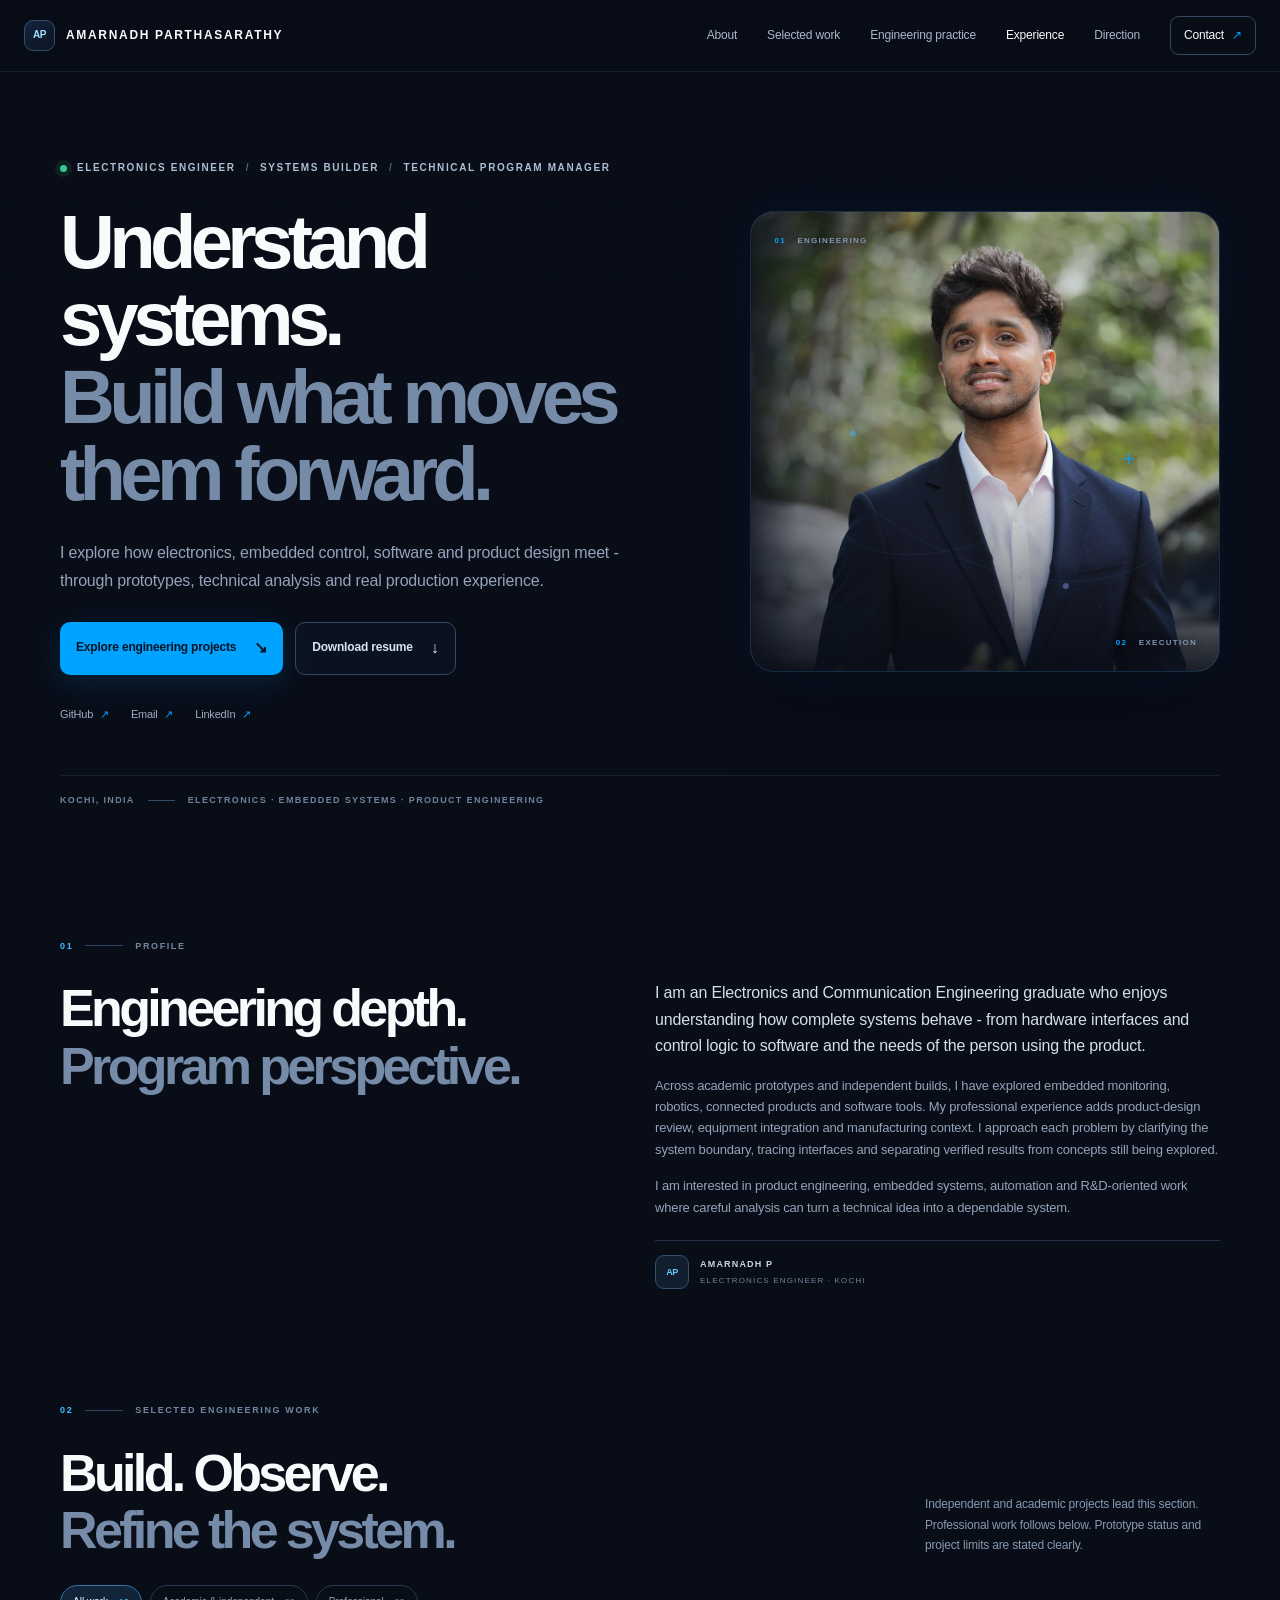
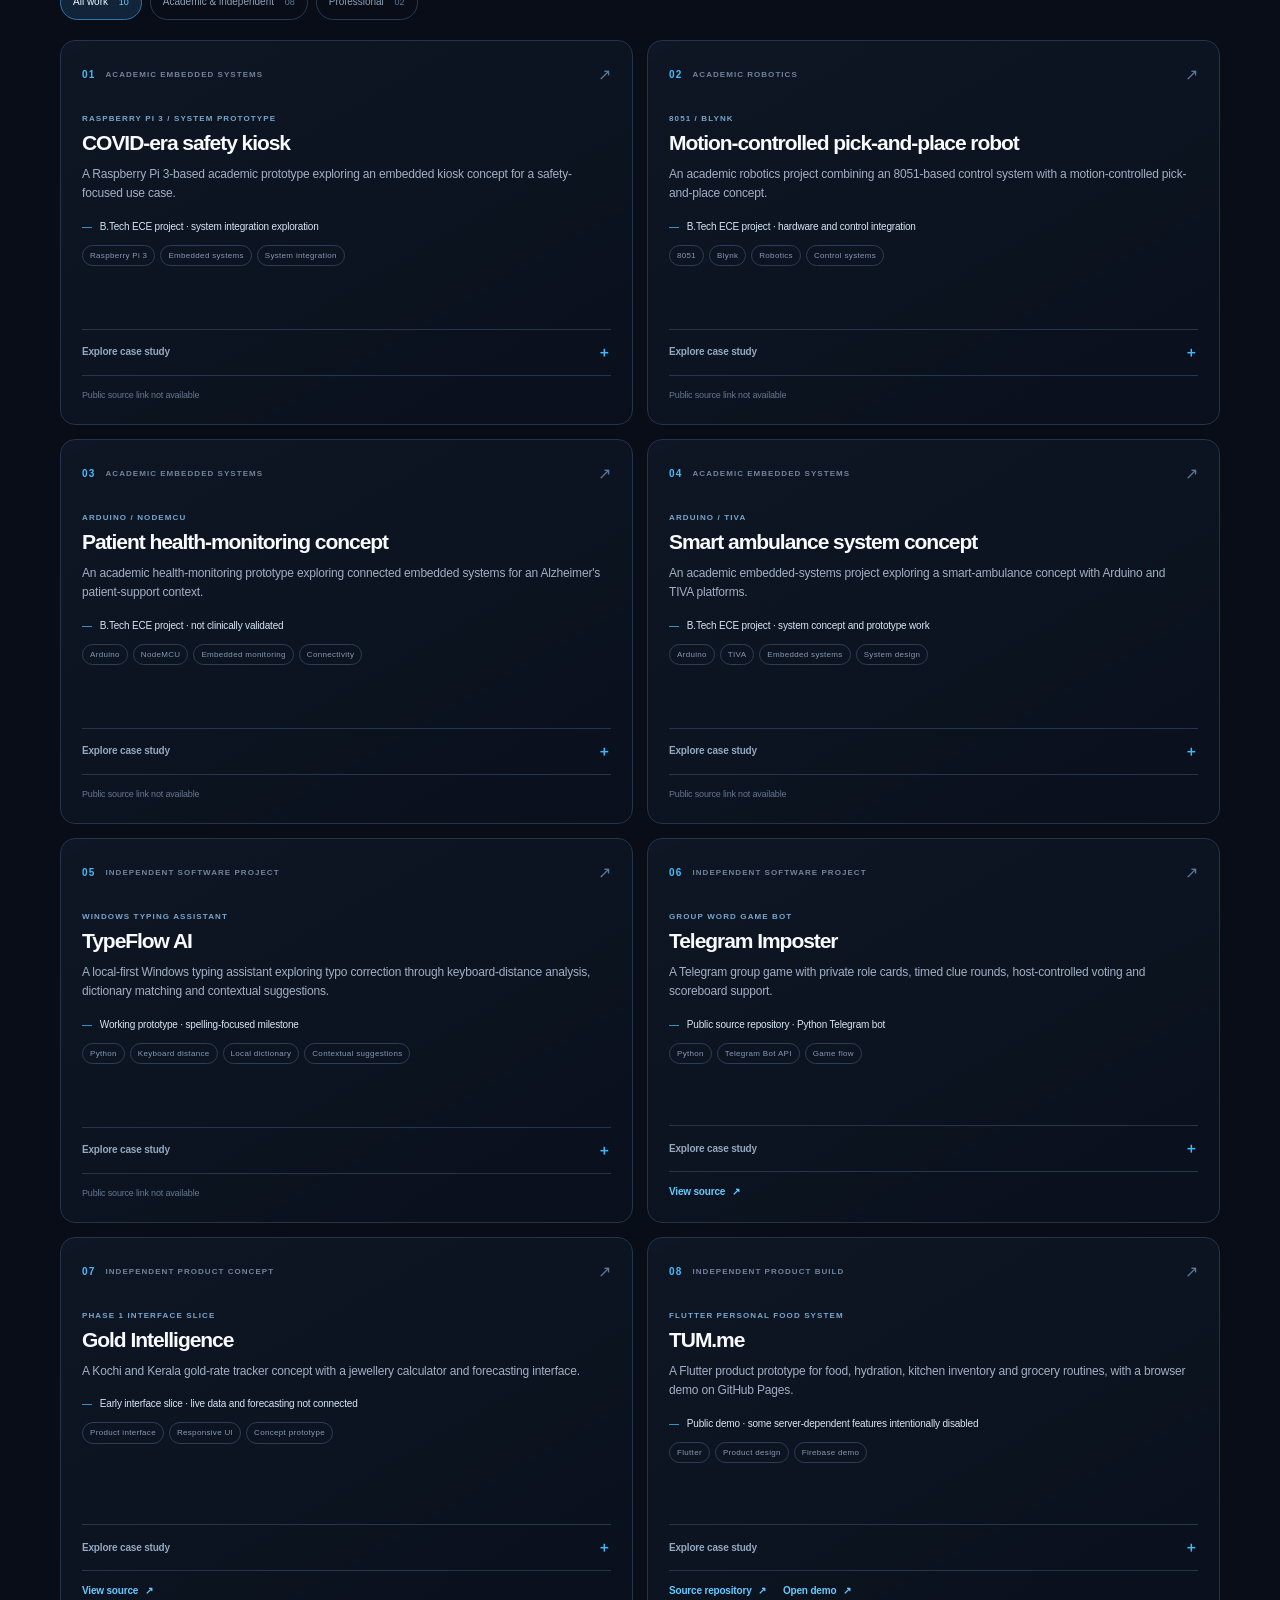
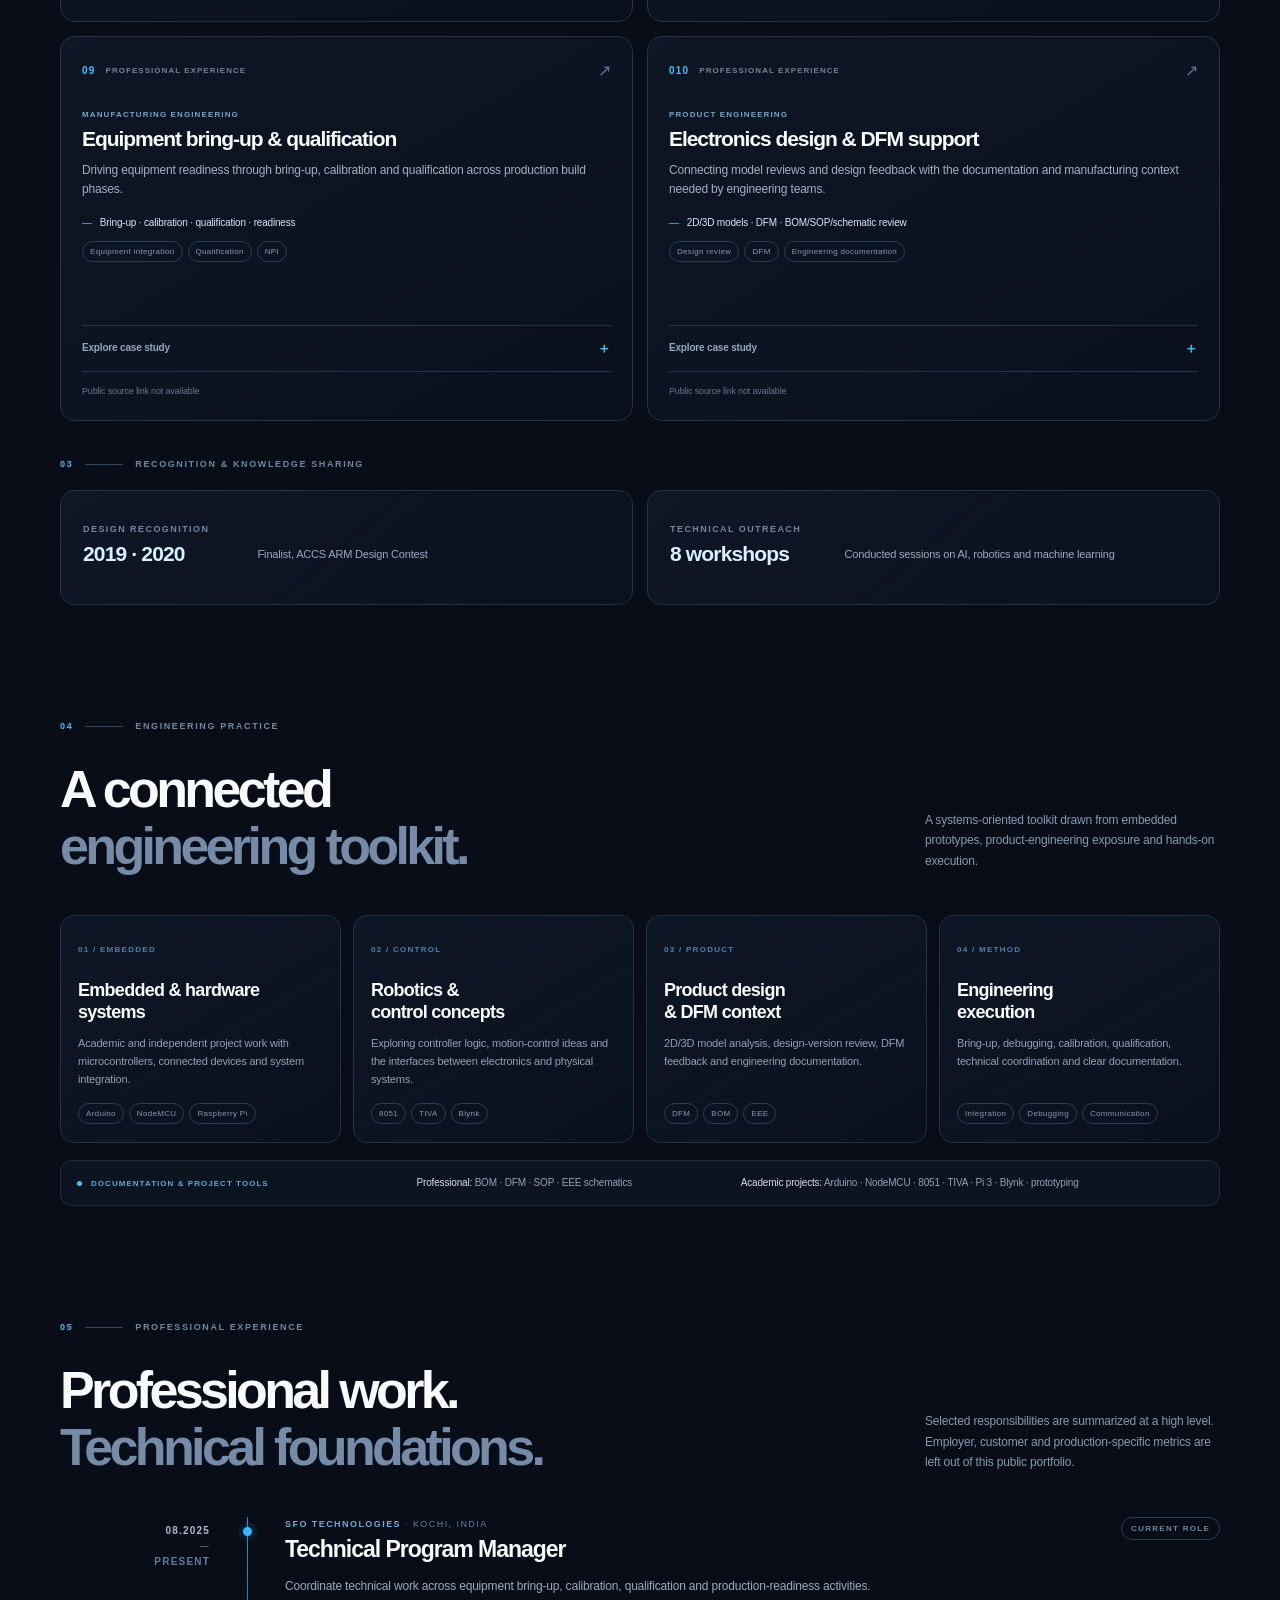
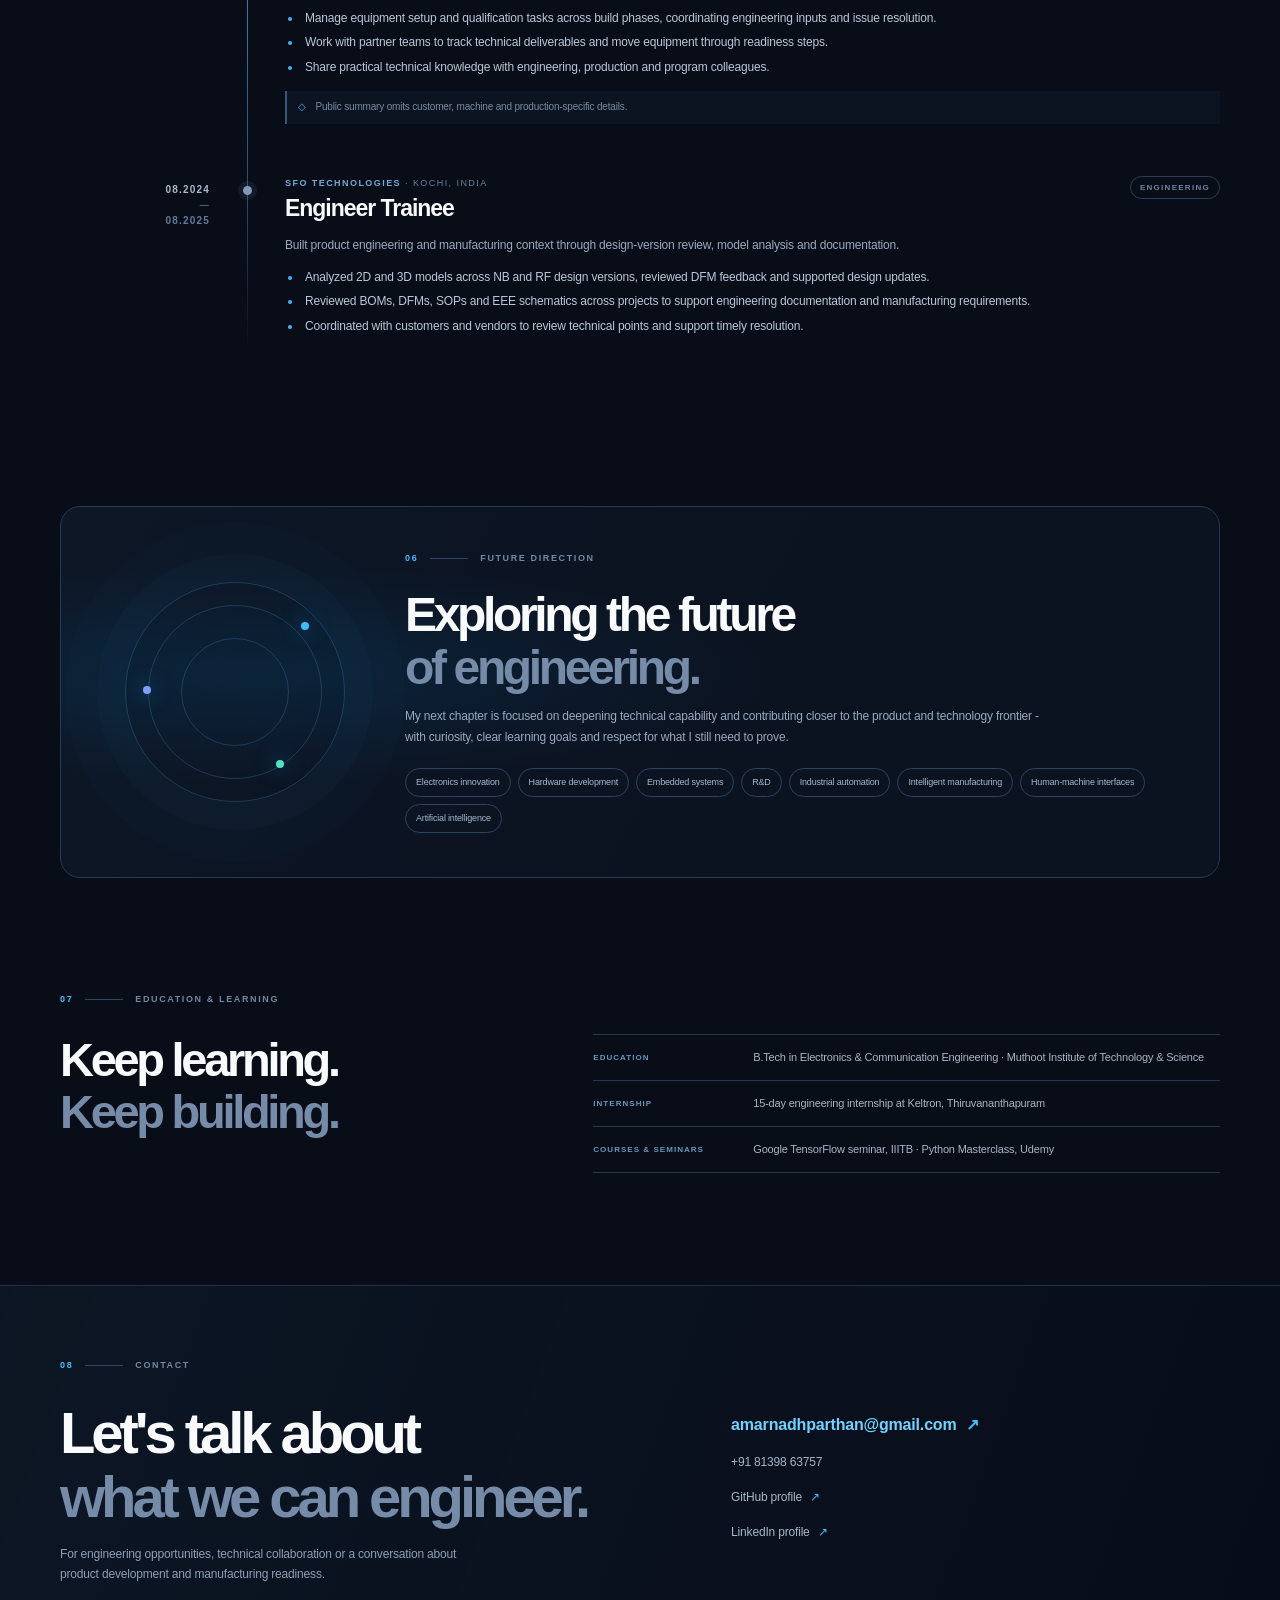
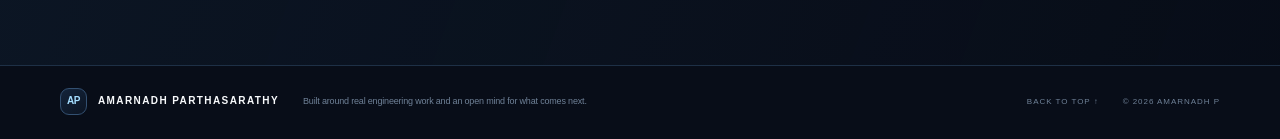
<file: index.html>
<!doctype html>
<html lang="en">
<head>
  <meta charset="utf-8">
  <meta name="viewport" content="width=device-width, initial-scale=1">
  <meta name="theme-color" content="#080d18">
  <meta name="description" content="Amarnadh P is an Electronics Engineer exploring embedded systems, robotics, connected products and product engineering through academic and independent projects.">
  <meta property="og:type" content="website">
  <meta property="og:title" content="Amarnadh P | Electronics Engineer & Systems Builder">
  <meta property="og:description" content="Electronics engineering, embedded prototypes, robotics and connected product concepts by Amarnadh P.">
  <meta property="og:image" content="assets/img/og-card.svg">
  <meta name="author" content="Amarnadh P">
  <link rel="canonical" href="https://amarnadhp1998-lgtm.github.io/">
  <link rel="icon" href="assets/img/favicon.svg" type="image/svg+xml">
  <link rel="stylesheet" href="assets/css/styles.css?v=brand-1">
  <title>Amarnadh P | Electronics Engineer &amp; Technical Program Manager</title>
  <script type="application/ld+json">
  {"@context":"https://schema.org","@type":"Person","name":"Amarnadh P","jobTitle":"Technical Program Manager","email":"mailto:amarnadhparthan@gmail.com","telephone":"+91 8139863757","address":{"@type":"PostalAddress","addressLocality":"Kochi","addressCountry":"IN"},"url":"https://amarnadhp1998-lgtm.github.io/","sameAs":["https://github.com/amarnadhp1998-lgtm","https://www.linkedin.com/in/amarnadh-parthasarathy-571634148/"]}
  </script>
</head>
<body>
  <a class="skip-link" href="#main">Skip to content</a>
  <header class="site-header" id="top">
    <div class="nav-shell">
      <a class="brand" href="#top" aria-label="Amarnadh Parthasarathy home"><span class="brand-mark">AP</span><span class="brand-name">AMARNADH PARTHASARATHY</span></a>
      <button class="menu-toggle" type="button" aria-label="Open navigation" aria-expanded="false" aria-controls="primary-nav"><span></span><span></span></button>
      <nav class="primary-nav" id="primary-nav" aria-label="Primary navigation">
        <a href="#about">About</a><a href="#work">Selected work</a><a href="#expertise">Engineering practice</a><a href="#experience">Experience</a><a href="#future">Direction</a>
        <a class="nav-contact" href="#contact">Contact <span aria-hidden="true">↗</span></a>
      </nav>
    </div>
  </header>
  <main id="main">
    <section class="hero section-wrap" aria-labelledby="hero-title">
      <div class="hero-grid">
        <div class="hero-copy reveal">
          <p class="eyebrow"><span class="status-dot"></span> ELECTRONICS ENGINEER <span class="eyebrow-divider">/</span> SYSTEMS BUILDER <span class="eyebrow-divider">/</span> TECHNICAL PROGRAM MANAGER</p>
          <h1 id="hero-title">Understand systems.<br><span>Build what moves them forward.</span></h1>
          <p class="hero-lede">I explore how electronics, embedded control, software and product design meet - through prototypes, technical analysis and real production experience.</p>
          <div class="hero-actions">
            <a class="button button-primary" href="#work">Explore engineering projects <span aria-hidden="true">↘</span></a>
            <a class="button button-quiet" href="assets/Amarnadh_P_Resume.pdf?v=portrait-2" download>Download resume <span aria-hidden="true">↓</span></a>
          </div>
          <div class="hero-links" aria-label="Professional links">
            <a href="https://github.com/amarnadhp1998-lgtm" target="_blank" rel="noreferrer">GitHub <span aria-hidden="true">↗</span></a>
            <a href="mailto:amarnadhparthan@gmail.com">Email <span aria-hidden="true">↗</span></a>
            <a href="https://www.linkedin.com/in/amarnadh-parthasarathy-571634148/" target="_blank" rel="noreferrer">LinkedIn <span aria-hidden="true">↗</span></a>
          </div>
        </div>
        <div class="hero-visual reveal" aria-label="Portrait of Amarnadh P in a navy blazer">
          <img class="hero-portrait" src="assets/img/amarnadh-portrait.jpg" width="1200" height="1600" alt="Amarnadh P wearing a navy blazer and white shirt" fetchpriority="high" decoding="async">
          <div class="portrait-blend" aria-hidden="true"></div>
          <div class="visual-grid" aria-hidden="true"></div>
          <div class="orbit orbit-one" aria-hidden="true"></div><div class="orbit orbit-two" aria-hidden="true"></div>
          <div class="visual-label visual-label-top"><span>01</span> ENGINEERING</div>
          <div class="visual-label visual-label-bottom"><span>02</span> EXECUTION</div>
          <div class="visual-crosshair" aria-hidden="true">+</div>
        </div>
      </div>
      <div class="hero-meta"><span>KOCHI, INDIA</span><span class="meta-rule"></span><span>ELECTRONICS · EMBEDDED SYSTEMS · PRODUCT ENGINEERING</span></div>
    </section>
    <section class="section section-wrap about-section" id="about" aria-labelledby="about-title">
      <div class="section-kicker"><span>01</span><span class="kicker-rule"></span><span>PROFILE</span></div>
      <div class="about-grid">
        <h2 id="about-title">Engineering depth.<br><span>Program perspective.</span></h2>
        <div class="about-body"><p class="section-intro">I am an Electronics and Communication Engineering graduate who enjoys understanding how complete systems behave - from hardware interfaces and control logic to software and the needs of the person using the product.</p><p>Across academic prototypes and independent builds, I have explored embedded monitoring, robotics, connected products and software tools. My professional experience adds product-design review, equipment integration and manufacturing context. I approach each problem by clarifying the system boundary, tracing interfaces and separating verified results from concepts still being explored.</p><p>I am interested in product engineering, embedded systems, automation and R&amp;D-oriented work where careful analysis can turn a technical idea into a dependable system.</p><div class="about-signature"><span class="signature-mark">AP</span><span>AMARNADH P <small>ELECTRONICS ENGINEER · KOCHI</small></span></div></div>
      </div>
    </section>
    <section class="section section-wrap work-section" id="work" aria-labelledby="work-title">
      <div class="section-kicker"><span>02</span><span class="kicker-rule"></span><span>SELECTED ENGINEERING WORK</span></div>
      <div class="section-heading-row"><div><h2 id="work-title">Build. Observe.<br><span>Refine the system.</span></h2></div><p class="section-aside">Independent and academic projects lead this section. Professional work follows below. Prototype status and project limits are stated clearly.</p></div>
      <div class="project-filters" role="group" aria-label="Filter projects"><button class="filter-button is-active" data-filter="all" aria-pressed="true">All work <span>10</span></button><button class="filter-button" data-filter="project" aria-pressed="false">Academic &amp; independent <span>08</span></button><button class="filter-button" data-filter="professional" aria-pressed="false">Professional <span>02</span></button></div>
      <div class="project-grid" id="project-grid" aria-live="polite"></div>
    </section>
    <section class="achievement-section section-wrap" aria-label="Recognition and knowledge sharing">
      <div class="section-kicker"><span>03</span><span class="kicker-rule"></span><span>RECOGNITION &amp; KNOWLEDGE SHARING</span></div>
      <div class="achievement-grid">
        <article><span class="achievement-label">DESIGN RECOGNITION</span><strong>2019 · 2020</strong><p>Finalist, ACCS ARM Design Contest</p></article>
        <article><span class="achievement-label">TECHNICAL OUTREACH</span><strong>8 workshops</strong><p>Conducted sessions on AI, robotics and machine learning</p></article>
      </div>
    </section>
<section class="section section-wrap expertise-section" id="expertise" aria-labelledby="expertise-title">
      <div class="section-kicker"><span>04</span><span class="kicker-rule"></span><span>ENGINEERING PRACTICE</span></div>
      <div class="section-heading-row"><div><h2 id="expertise-title">A connected<br><span>engineering toolkit.</span></h2></div><p class="section-aside">A systems-oriented toolkit drawn from embedded prototypes, product-engineering exposure and hands-on execution.</p></div>
      <div class="expertise-grid">
        <article class="expertise-card reveal"><span class="card-index">01 / EMBEDDED</span><h3>Embedded &amp; hardware<br>systems</h3><p>Academic and independent project work with microcontrollers, connected devices and system integration.</p><div class="tag-row"><span>Arduino</span><span>NodeMCU</span><span>Raspberry Pi</span></div></article>
        <article class="expertise-card reveal"><span class="card-index">02 / CONTROL</span><h3>Robotics &amp;<br>control concepts</h3><p>Exploring controller logic, motion-control ideas and the interfaces between electronics and physical systems.</p><div class="tag-row"><span>8051</span><span>TIVA</span><span>Blynk</span></div></article>
        <article class="expertise-card reveal"><span class="card-index">03 / PRODUCT</span><h3>Product design<br>&amp; DFM context</h3><p>2D/3D model analysis, design-version review, DFM feedback and engineering documentation.</p><div class="tag-row"><span>DFM</span><span>BOM</span><span>EEE</span></div></article>
        <article class="expertise-card reveal"><span class="card-index">04 / METHOD</span><h3>Engineering<br>execution</h3><p>Bring-up, debugging, calibration, qualification, technical coordination and clear documentation.</p><div class="tag-row"><span>Integration</span><span>Debugging</span><span>Communication</span></div></article>
      </div>
      <div class="tools-ribbon"><div class="tools-heading"><span class="ribbon-dot"></span> DOCUMENTATION &amp; PROJECT TOOLS</div><p><span>Professional:</span> BOM · DFM · SOP · EEE schematics</p><p><span>Academic projects:</span> Arduino · NodeMCU · 8051 · TIVA · Pi 3 · Blynk · prototyping</p></div>
    </section>
    <section class="section section-wrap experience-section" id="experience" aria-labelledby="experience-title">
      <div class="section-kicker"><span>05</span><span class="kicker-rule"></span><span>PROFESSIONAL EXPERIENCE</span></div>
      <div class="section-heading-row"><div><h2 id="experience-title">Professional work.<br><span>Technical foundations.</span></h2></div><p class="section-aside">Selected responsibilities are summarized at a high level. Employer, customer and production-specific metrics are left out of this public portfolio.</p></div>
      <div class="timeline">
        <article class="timeline-entry current reveal"><div class="timeline-date"><span>08.2025</span><span class="date-dash">—</span><span>PRESENT</span></div><div class="timeline-marker" aria-hidden="true"></div><div class="timeline-content"><div class="role-head"><div><p class="role-company">SFO TECHNOLOGIES <span>· KOCHI, INDIA</span></p><h3>Technical Program Manager</h3></div><span class="role-type">CURRENT ROLE</span></div><p class="role-summary">Coordinate technical work across equipment bring-up, calibration, qualification and production-readiness activities.</p><ul class="achievement-list"><li>Manage equipment setup and qualification tasks across build phases, coordinating engineering inputs and issue resolution.</li><li>Work with partner teams to track technical deliverables and move equipment through readiness steps.</li><li>Share practical technical knowledge with engineering, production and program colleagues.</li></ul><p class="confidential-note"><span aria-hidden="true">◇</span> Public summary omits customer, machine and production-specific details.</p></div></article>
        <article class="timeline-entry reveal"><div class="timeline-date"><span>08.2024</span><span class="date-dash">—</span><span>08.2025</span></div><div class="timeline-marker" aria-hidden="true"></div><div class="timeline-content"><div class="role-head"><div><p class="role-company">SFO TECHNOLOGIES <span>· KOCHI, INDIA</span></p><h3>Engineer Trainee</h3></div><span class="role-type">ENGINEERING</span></div><p class="role-summary">Built product engineering and manufacturing context through design-version review, model analysis and documentation.</p><ul class="achievement-list"><li>Analyzed 2D and 3D models across NB and RF design versions, reviewed DFM feedback and supported design updates.</li><li>Reviewed BOMs, DFMs, SOPs and EEE schematics across projects to support engineering documentation and manufacturing requirements.</li><li>Coordinated with customers and vendors to review technical points and support timely resolution.</li></ul></div></article>
      </div>
    </section>




    <section class="section section-wrap future-section" id="future" aria-labelledby="future-title">
      <div class="future-panel reveal"><div class="future-orbit" aria-hidden="true"><span></span><i></i><b></b></div><div class="future-copy"><div class="section-kicker"><span>06</span><span class="kicker-rule"></span><span>FUTURE DIRECTION</span></div><h2 id="future-title">Exploring the future<br><span>of engineering.</span></h2><p>My next chapter is focused on deepening technical capability and contributing closer to the product and technology frontier - with curiosity, clear learning goals and respect for what I still need to prove.</p><div class="interest-cloud"><span>Electronics innovation</span><span>Hardware development</span><span>Embedded systems</span><span>R&amp;D</span><span>Industrial automation</span><span>Intelligent manufacturing</span><span>Human-machine interfaces</span><span>Artificial intelligence</span></div></div></div>
    </section>
    <section class="section section-wrap development-section" aria-labelledby="development-title"><div class="section-kicker"><span>07</span><span class="kicker-rule"></span><span>EDUCATION &amp; LEARNING</span></div><div class="development-grid"><h2 id="development-title">Keep learning.<br><span>Keep building.</span></h2><div class="learning-list"><div><span class="learning-year">EDUCATION</span><p>B.Tech in Electronics &amp; Communication Engineering · Muthoot Institute of Technology &amp; Science</p></div><div><span class="learning-year">INTERNSHIP</span><p>15-day engineering internship at Keltron, Thiruvananthapuram</p></div><div><span class="learning-year">COURSES &amp; SEMINARS</span><p>Google TensorFlow seminar, IIITB · Python Masterclass, Udemy</p></div></div></div></section>
    <section class="contact-section" id="contact" aria-labelledby="contact-title"><div class="contact-inner section-wrap"><div class="section-kicker"><span>08</span><span class="kicker-rule"></span><span>CONTACT</span></div><div class="contact-grid"><div><h2 id="contact-title">Let's talk about<br><span>what we can engineer.</span></h2><p>For engineering opportunities, technical collaboration or a conversation about product development and manufacturing readiness.</p></div><div class="contact-actions"><a class="contact-email" href="mailto:amarnadhparthan@gmail.com">amarnadhparthan@gmail.com <span>↗</span></a><a href="tel:+918139863757">+91 81398 63757</a><a href="https://github.com/amarnadhp1998-lgtm" target="_blank" rel="noreferrer">GitHub profile <span>↗</span></a><a href="https://www.linkedin.com/in/amarnadh-parthasarathy-571634148/" target="_blank" rel="noreferrer">LinkedIn profile <span>↗</span></a></div></div></div></section>
  </main>
  <footer class="site-footer section-wrap"><a class="brand footer-brand" href="#top" aria-label="Amarnadh Parthasarathy home"><span class="brand-mark">AP</span><span class="brand-name">AMARNADH PARTHASARATHY</span></a><p>Built around real engineering work and an open mind for what comes next.</p><a href="#top" class="back-top">BACK TO TOP ↑</a><span class="footer-copy">© <span id="year"></span> AMARNADH P</span></footer>
  <script src="assets/js/content.js?v=brand-1"></script>
  <script src="assets/js/app.js?v=brand-1"></script>
</body>
</html>
</file>
<file: assets/css/styles.css>
:root{color-scheme:dark;--bg:#080d18;--bg-soft:#0b1220;--panel:#101827;--panel-2:#131e2f;--line:#243247;--line-bright:#354863;--blue:#3b82f6;--cyan:#00a3ff;--text:#f8fafc;--muted:#94a3b8;--soft:#c5d0df;--max:1160px;--nav-h:72px;--radius:18px;--ease:cubic-bezier(.22,.75,.24,1)}
*{box-sizing:border-box}html{scroll-behavior:smooth;scroll-padding-top:calc(var(--nav-h) + 22px)}body{margin:0;background:var(--bg);color:var(--text);font-family:Inter,Manrope,"Segoe UI",Arial,sans-serif;font-size:15px;line-height:1.65;letter-spacing:-.012em;-webkit-font-smoothing:antialiased}body:before{content:"";position:fixed;inset:0;pointer-events:none;opacity:.14;background-image:linear-gradient(rgba(96,128,170,.09) 1px,transparent 1px),linear-gradient(90deg,rgba(96,128,170,.09) 1px,transparent 1px);background-size:68px 68px;mask-image:linear-gradient(to bottom,black,transparent 82%);z-index:-1}a{color:inherit;text-decoration:none}button{font:inherit;color:inherit}.skip-link{position:absolute;left:14px;top:-60px;z-index:20;padding:10px 14px;background:var(--cyan);color:#06101e;border-radius:8px;font-weight:700}.skip-link:focus{top:12px}.section-wrap{width:min(var(--max),calc(100% - 64px));margin-inline:auto}.site-header{position:sticky;top:0;z-index:15;height:var(--nav-h);border-bottom:1px solid rgba(69,93,125,.22);background:rgba(8,13,24,.85);backdrop-filter:blur(16px)}.nav-shell{height:100%;width:min(1280px,calc(100% - 48px));margin:auto;display:flex;align-items:center;justify-content:space-between}.brand{display:inline-flex;align-items:center;gap:11px;font-size:12px;font-weight:800;letter-spacing:.14em}.brand-mark{display:grid;place-items:center;width:31px;height:31px;border:1px solid #335071;border-radius:9px;color:#a4ddff;font-size:10px;letter-spacing:-.05em;background:linear-gradient(145deg,#13243b,#0c1422)}.brand-dot{color:var(--cyan)}.primary-nav{display:flex;align-items:center;gap:30px}.primary-nav a{color:#aab7c8;font-size:12px;transition:color .2s ease}.primary-nav a:hover,.primary-nav a.is-current{color:var(--text)}.primary-nav .nav-contact{color:var(--text);padding:9px 13px;border:1px solid var(--line-bright);border-radius:9px}.nav-contact span{color:var(--cyan);margin-left:5px}.menu-toggle{display:none}
.hero{padding-top:88px}.hero-grid{display:grid;grid-template-columns:minmax(0,1.16fr) minmax(330px,.84fr);align-items:center;gap:42px;min-height:440px}.eyebrow,.section-kicker,.project-type,.project-category,.role-company,.card-index,.tools-heading,.visual-label,.hero-meta,.role-type,.learning-year{font-size:10px;letter-spacing:.16em;font-weight:700}.eyebrow{color:#acbed2;margin:0 0 26px;display:flex;gap:10px;align-items:center}.status-dot,.ribbon-dot{width:7px;height:7px;border-radius:99px;background:#36c98f;box-shadow:0 0 0 5px rgba(54,201,143,.11)}.eyebrow-divider{color:#4d6687}.hero h1{font-size:clamp(48px,6.1vw,76px);line-height:1.02;letter-spacing:-.075em;margin:0;max-width:760px;font-weight:650}.hero h1 span,.section h2 span,.contact-section h2 span{color:#758ba7}.hero-lede{color:var(--muted);font-size:16px;line-height:1.8;max-width:595px;margin:26px 0 26px}.hero-actions{display:flex;gap:12px;flex-wrap:wrap}.button{display:inline-flex;align-items:center;gap:18px;border-radius:10px;padding:12px 16px;font-size:12px;font-weight:700;transition:transform .2s ease,border-color .2s ease,background .2s ease}.button:hover{transform:translateY(-2px)}.button span{font-size:16px}.button-primary{background:var(--cyan);color:#041322;box-shadow:0 8px 30px rgba(0,163,255,.15)}.button-primary:hover{background:#45beff}.button-quiet{color:#d7e4f3;border:1px solid var(--line-bright);background:rgba(16,24,39,.55)}.button-quiet:hover{border-color:#5a7499}.hero-links{display:flex;gap:22px;margin-top:30px}.hero-links a{font-size:11px;color:#9eacc0}.hero-links a span{color:var(--cyan);margin-left:4px}.hero-links a:hover{color:var(--text)}.pending-label{font-size:9px!important;color:#72849a!important;border:1px solid #36465c;border-radius:20px;padding:2px 6px;margin-left:5px}
.hero-visual{position:relative;min-height:425px;display:grid;place-items:center;overflow:hidden;border:1px solid rgba(68,97,138,.3);border-radius:24px;background:radial-gradient(ellipse at 50% 45%,rgba(36,112,177,.15),transparent 55%),linear-gradient(145deg,#0b1422,#0a111d 65%,#0c1929)}.visual-grid{position:absolute;inset:0;background-image:linear-gradient(rgba(87,126,179,.1) 1px,transparent 1px),linear-gradient(90deg,rgba(87,126,179,.1) 1px,transparent 1px);background-size:31px 31px;opacity:.35;mask-image:radial-gradient(ellipse,black,transparent 77%)}.portrait-placeholder{z-index:1;position:relative;width:214px;height:276px;border:1px dashed #47739c;border-radius:15px;background:linear-gradient(160deg,rgba(20,42,67,.94),rgba(10,20,34,.88));display:flex;flex-direction:column;align-items:center;justify-content:center;box-shadow:0 22px 80px rgba(0,0,0,.28)}.portrait-placeholder:before,.portrait-placeholder:after{content:"";position:absolute;width:19px;height:19px;border-color:#36b8ff}.portrait-placeholder:before{top:-1px;left:-1px;border-top:2px solid;border-left:2px solid;border-top-left-radius:8px}.portrait-placeholder:after{bottom:-1px;right:-1px;border-bottom:2px solid;border-right:2px solid;border-bottom-right-radius:8px}.portrait-initials{font-size:76px;line-height:1;font-weight:600;letter-spacing:-.08em;color:#b9e6ff;text-shadow:0 0 35px rgba(0,163,255,.17)}.portrait-caption{position:absolute;bottom:18px;display:flex;align-items:center;gap:7px;color:#92a5bb;font-size:8px;letter-spacing:.13em;font-weight:700}.caption-line{height:1px;width:16px;background:#38bfff}.orbit{position:absolute;border:1px solid rgba(68,137,193,.23);border-radius:50%;transform:rotate(-27deg)}.orbit-one{width:345px;height:185px}.orbit-two{width:420px;height:235px;transform:rotate(26deg)}.orbit-one:after,.orbit-two:after{content:"";position:absolute;width:6px;height:6px;border-radius:50%;background:#36b8ff;box-shadow:0 0 14px #00a3ff}.orbit-one:after{top:21px;left:54px}.orbit-two:after{bottom:19px;right:70px;background:#839cfb}.visual-label{position:absolute;z-index:2;color:#8195af;font-size:8px}.visual-label span{color:var(--cyan);margin-right:8px}.visual-label-top{top:22px;left:23px}.visual-label-bottom{right:22px;bottom:22px}.visual-crosshair{position:absolute;top:50%;right:18%;color:rgba(0,163,255,.8);font-size:22px;font-weight:200}.hero-meta{margin-top:52px;padding:17px 0;display:flex;align-items:center;gap:13px;color:#71839b;font-size:9px;letter-spacing:.15em;border-top:1px solid rgba(69,93,125,.23)}.meta-rule{width:27px;height:1px;background:#354b68}.meta-year{margin-left:auto;color:#667990}
.impact-strip{padding:27px 0 34px;display:grid;grid-template-columns:1fr 1fr 1fr .9fr;gap:24px;border-bottom:1px solid rgba(69,93,125,.25)}.impact-item{display:flex;align-items:center;gap:13px}.impact-number{font-size:29px;font-weight:650;letter-spacing:-.06em;color:#edf7ff;white-space:nowrap}.impact-label{font-size:10px;line-height:1.45;color:#8597ae}.impact-note{justify-self:end;margin:0;color:#d5e1ef;font-size:11px;line-height:1.45}.impact-note span{color:#6e819a}
.section{padding-top:114px}.section-kicker{color:#7387a1;display:flex;align-items:center;gap:12px;font-size:9px;letter-spacing:.18em}.section-kicker>span:first-child{color:#42bdff}.kicker-rule{width:38px;height:1px;background:#314663}.about-grid{display:grid;grid-template-columns:.95fr 1.05fr;gap:84px;margin-top:27px}.section h2,.contact-section h2{font-size:clamp(37px,4.1vw,52px);line-height:1.1;letter-spacing:-.07em;font-weight:600;margin:0}.about-body{max-width:580px;color:var(--muted);font-size:13px}.about-body p{margin:0 0 15px}.about-body .section-intro{color:#d4dfec;font-size:16px;line-height:1.65}.about-signature{display:flex;align-items:center;gap:11px;padding-top:14px;margin-top:22px;border-top:1px solid var(--line);color:#cbd7e5;font-size:9px;letter-spacing:.13em;font-weight:700}.signature-mark{display:grid;place-items:center;width:34px;height:34px;border:1px solid #355273;border-radius:9px;color:#6bcaff;background:#111e2e;letter-spacing:-.05em}.about-signature small{display:block;color:#71839b;font-size:8px;font-weight:500;margin-top:2px}
.section-heading-row{display:flex;align-items:end;justify-content:space-between;gap:32px;margin:27px 0 40px}.section-aside{max-width:295px;margin:0 0 4px;color:#8799af;font-size:12px;line-height:1.7}.timeline{position:relative;margin-top:7px}.timeline:before{content:"";position:absolute;left:187px;top:0;bottom:40px;width:1px;background:linear-gradient(to bottom,#368fc7,#304462 68%,transparent)}.timeline-entry{display:grid;grid-template-columns:150px 1px 1fr;column-gap:37px;position:relative;padding-bottom:48px}.timeline-date{display:flex;flex-direction:column;align-items:flex-end;padding-top:6px;color:#aab8c9;font-size:10px;letter-spacing:.12em;font-weight:700}.timeline-date span:last-child{color:#637a99}.date-dash{color:#53677f;font-size:9px}.timeline-marker{position:relative;width:9px;height:9px;margin:10px -4px 0;background:#36b8ff;border-radius:50%;box-shadow:0 0 0 5px rgba(0,163,255,.1)}.timeline-entry:not(.current) .timeline-marker{background:#8299b7;box-shadow:0 0 0 5px rgba(130,153,183,.1)}.timeline-content{padding:0 0 4px}.role-head{display:flex;justify-content:space-between;align-items:start;gap:20px}.role-company{margin:0 0 5px;color:#73a9d2;font-size:9px}.role-company span{color:#687f9c;font-weight:500}.role-head h3{font-size:23px;letter-spacing:-.045em;line-height:1.2;margin:0;font-weight:550}.role-type{white-space:nowrap;color:#6e849e;border:1px solid #2c3f58;border-radius:30px;padding:4px 9px;font-size:8px}.role-summary{margin:13px 0 11px;color:#9aaabe;font-size:12px;max-width:730px}.achievement-list{margin:0;padding-left:17px;color:#bac7d7;font-size:12px;line-height:1.7}.achievement-list li{padding-left:3px;margin:4px 0}.achievement-list li::marker{color:#3fb8f5}.achievement-list strong{color:#f3f8ff;font-weight:650}.confidential-note{margin:14px 0 0;padding:8px 11px;background:#0c1421;border-left:2px solid #375a7c;color:#778aa2;font-size:10px}.confidential-note span{color:#4abaff;margin-right:7px}
.expertise-grid{display:grid;grid-template-columns:repeat(4,1fr);gap:12px}.expertise-card{padding:19px 17px 18px;border:1px solid #223248;border-radius:14px;background:linear-gradient(150deg,rgba(16,24,39,.9),rgba(11,18,31,.78));min-height:223px;transition:transform .25s var(--ease),border-color .25s ease}.expertise-card:hover{transform:translateY(-4px);border-color:#3e648e}.card-index{color:#4c82ad;font-size:8px;letter-spacing:.16em}.expertise-card h3{font-size:18px;line-height:1.25;letter-spacing:-.04em;margin:19px 0 10px;font-weight:570}.expertise-card p{font-size:11px;line-height:1.65;color:#91a1b5;margin:0;min-height:55px}.tag-row{display:flex;gap:5px;flex-wrap:wrap;margin-top:14px}.tag-row span,.project-tags span{border:1px solid #2c3e56;border-radius:30px;padding:3px 7px;font-size:8px;color:#8599b3;letter-spacing:.04em}.tools-ribbon{display:grid;grid-template-columns:1.05fr 1fr 1.5fr;align-items:center;gap:16px;margin-top:17px;padding:14px 16px;border:1px solid #1f2e43;border-radius:11px;background:#0c1420}.tools-ribbon p{font-size:10px;color:#91a1b5;margin:0}.tools-ribbon p span{color:#d4dfec}.tools-heading{font-size:8px;color:#63a8d4;letter-spacing:.13em;display:flex;align-items:center;gap:9px}.ribbon-dot{width:5px;height:5px;box-shadow:none;background:#43c4ff}
.project-filters{display:flex;gap:8px;flex-wrap:wrap;margin:-14px 0 20px}.filter-button{background:transparent;border:1px solid #2a3b53;border-radius:30px;padding:8px 12px;font-size:10px;color:#8fa1b7;cursor:pointer;transition:background .2s,border-color .2s,color .2s}.filter-button span{margin-left:8px;color:#607993;font-size:9px}.filter-button:hover,.filter-button.is-active{background:#11243a;border-color:#3276a8;color:#e9f7ff}.filter-button.is-active span{color:#67caff}.project-grid{display:grid;grid-template-columns:repeat(2,minmax(0,1fr));gap:14px}.project-card{position:relative;display:flex;flex-direction:column;padding:21px;border:1px solid #24344a;border-radius:15px;background:linear-gradient(150deg,rgba(16,24,39,.88),rgba(10,17,29,.95));min-height:385px;overflow:hidden;transition:transform .25s var(--ease),border-color .25s ease}.project-card:hover{transform:translateY(-3px);border-color:#42678b}.project-card:before{content:"";position:absolute;inset:0 auto auto 0;width:100%;height:1px;background:linear-gradient(90deg,transparent,#00a3ff55,transparent);opacity:0;transition:opacity .25s}.project-card:hover:before{opacity:1}.project-card-top{display:flex;align-items:center;gap:10px}.project-number{color:#47bcf8;font-size:10px;font-weight:700;letter-spacing:.12em}.project-category{color:#71839b;font-size:8px;letter-spacing:.13em}.project-arrow{margin-left:auto;color:#5e789a;font-size:16px}.project-type{color:#77a6cb;font-size:8px;letter-spacing:.14em;margin:24px 0 5px}.project-card h3{font-size:21px;line-height:1.2;letter-spacing:-.05em;font-weight:570;margin:0 0 9px}.project-summary{font-size:12px;color:#a1b0c3;line-height:1.65;margin:0;max-width:520px}.project-outcome{display:flex;gap:8px;color:#d7e7f5;font-size:10px;line-height:1.5;margin:15px 0 11px}.project-outcome span{color:#40bdff}.project-tags{display:flex;flex-wrap:wrap;gap:5px;margin:0 0 16px}.case-study{margin-top:auto;border-top:1px solid #25364c;border-bottom:1px solid #25364c}.case-study summary{display:flex;justify-content:space-between;align-items:center;padding:11px 0;list-style:none;cursor:pointer;color:#94a8c0;font-size:10px;font-weight:650}.case-study summary::-webkit-details-marker{display:none}.case-study summary span{color:#3cbcff;font-size:14px;transition:transform .2s}.case-study[open] summary span{transform:rotate(45deg)}.case-body{padding:0 0 12px}.case-context{margin:0 0 10px;color:#62a7d4;font-size:9px;letter-spacing:.04em}.case-body dl{margin:0;display:grid;gap:8px}.case-body dl div{display:grid;grid-template-columns:92px 1fr;gap:10px}.case-body dt{font-size:9px;color:#748aa5;font-weight:700}.case-body dd{font-size:10px;line-height:1.6;color:#a6b5c8;margin:0}.project-links{display:flex;gap:17px;flex-wrap:wrap;padding-top:12px}.project-links a{font-size:10px;color:#67caff;font-weight:650}.project-links a span{margin-left:4px}.project-links a:hover{color:#bceaff}.link-pending{font-size:9px;color:#657891}
.future-section{padding-bottom:0}.future-panel{position:relative;overflow:hidden;display:grid;grid-template-columns:260px 1fr;gap:40px;padding:44px;border:1px solid #263a53;border-radius:20px;background:radial-gradient(ellipse at 17% 45%,rgba(0,163,255,.1),transparent 38%),linear-gradient(120deg,#0d1726,#0b1220 65%)}.future-orbit{position:relative;align-self:center;justify-self:center;width:220px;height:220px;border:1px solid rgba(57,133,185,.35);border-radius:50%;box-shadow:0 0 0 28px rgba(25,76,119,.08),0 0 0 60px rgba(25,76,119,.045)}.future-orbit:before,.future-orbit:after{content:"";position:absolute;border:1px solid rgba(76,148,199,.27);inset:22px;border-radius:50%}.future-orbit:after{inset:55px}.future-orbit span,.future-orbit i,.future-orbit b{position:absolute;z-index:1;display:block;width:8px;height:8px;border-radius:50%;background:#40bcff;box-shadow:0 0 20px rgba(0,163,255,.7)}.future-orbit span{top:39px;right:35px}.future-orbit i{top:103px;left:17px;background:#819dff}.future-orbit b{bottom:33px;right:60px;background:#56e2c2}.future-copy{position:relative}.future-copy h2{font-size:clamp(36px,4vw,48px);margin:23px 0 12px}.future-copy>p{max-width:650px;color:#98a9be;font-size:12px;line-height:1.75;margin:0 0 20px}.interest-cloud{display:flex;gap:7px;flex-wrap:wrap}.interest-cloud span{border:1px solid #2c435f;border-radius:30px;padding:6px 10px;color:#a4b7cc;font-size:9px}.development-section{padding-bottom:112px}.development-grid{display:grid;grid-template-columns:.85fr 1.15fr;gap:70px;margin-top:27px}.development-grid h2{font-size:clamp(36px,4vw,47px);line-height:1.1;letter-spacing:-.07em;font-weight:600;margin:0}.learning-list{border-top:1px solid #27384e}.learning-list>div{display:grid;grid-template-columns:140px 1fr;gap:20px;padding:14px 0;border-bottom:1px solid #27384e}.learning-year{color:#6598bc;font-size:8px;letter-spacing:.13em;padding-top:2px}.learning-list p{color:#a8b5c6;margin:0;font-size:11px;line-height:1.55}
.contact-section{border-top:1px solid #1e3046;border-bottom:1px solid #1e3046;background:linear-gradient(110deg,rgba(13,24,39,.85),rgba(8,13,24,.65))}.contact-inner{padding-top:72px;padding-bottom:68px}.contact-grid{display:grid;grid-template-columns:1fr .8fr;gap:60px;margin-top:28px}.contact-section h2{font-size:clamp(39px,4.6vw,58px)}.contact-grid>div:first-child>p{color:#8e9fb4;font-size:12px;max-width:420px;margin-top:17px}.contact-actions{display:flex;flex-direction:column;align-items:flex-start;padding-top:4px}.contact-actions>a{padding:7px 0;color:#a7b6c8;font-size:12px;border-bottom:1px solid transparent}.contact-actions>a:hover{color:#fff;border-color:#38546f}.contact-actions>a span{color:#41bcff;margin-left:5px}.contact-actions .contact-email{color:#73d2ff;font-size:16px;font-weight:600}.contact-placeholder{margin-top:13px;font-size:9px;color:#71839a}.site-footer{display:grid;grid-template-columns:auto 1fr auto auto;align-items:center;gap:24px;padding-top:22px;padding-bottom:24px}.footer-brand{font-size:10px}.footer-brand .brand-mark{width:27px;height:27px}.site-footer>p{font-size:9px;color:#6f8197;margin:0}.back-top,.footer-copy{font-size:8px;letter-spacing:.12em;color:#6f8197}.back-top:hover{color:#ace6ff}.footer-copy{margin-left:auto}
.reveal{opacity:1;transform:none}.reveal.is-visible{opacity:1;transform:none}:focus-visible{outline:2px solid #4fc3ff;outline-offset:4px;border-radius:4px}::selection{color:#03101b;background:#6bd0ff}
@media(max-width:980px){.section-wrap{width:min(var(--max),calc(100% - 48px))}.primary-nav{gap:19px}.hero{padding-top:68px}.hero-grid{grid-template-columns:minmax(0,1.05fr) minmax(300px,.8fr);gap:25px}.hero-visual{min-height:380px}.portrait-placeholder{width:188px;height:250px}.impact-note{display:none}.about-grid{gap:48px}.expertise-grid{grid-template-columns:repeat(2,1fr)}.tools-ribbon{grid-template-columns:1fr 1.25fr}.tools-heading{grid-column:1/-1}.project-card{min-height:400px}.future-panel{grid-template-columns:195px 1fr;padding:34px;gap:28px}.future-orbit{width:172px;height:172px}.development-grid{gap:42px}}
@media(max-width:720px){:root{--nav-h:64px}.section-wrap{width:calc(100% - 38px)}.nav-shell{width:calc(100% - 34px)}.menu-toggle{display:flex;flex-direction:column;gap:5px;justify-content:center;width:39px;height:39px;border:1px solid #26374d;border-radius:9px;background:#0d1725;cursor:pointer}.menu-toggle span{height:1px;width:15px;background:#d9e6f4;margin:auto;transition:transform .2s}.menu-toggle[aria-expanded=true] span:first-child{transform:translateY(3px) rotate(45deg)}.menu-toggle[aria-expanded=true] span:last-child{transform:translateY(-3px) rotate(-45deg)}.primary-nav{position:absolute;top:calc(var(--nav-h) - 1px);left:0;right:0;display:flex;flex-direction:column;align-items:stretch;gap:0;padding:8px 20px 16px;border-bottom:1px solid #273a52;background:rgba(8,13,24,.98);opacity:0;visibility:hidden;transform:translateY(-7px);transition:opacity .18s,transform .18s,visibility .18s}.primary-nav.is-open{opacity:1;visibility:visible;transform:translateY(0)}.primary-nav a{padding:12px 8px;border-bottom:1px solid rgba(50,71,98,.35);font-size:13px}.primary-nav .nav-contact{margin-top:10px;border:1px solid #3b526e;text-align:center;padding:10px}.hero{padding-top:47px}.hero-grid{display:flex;flex-direction:column;align-items:stretch;gap:35px;min-height:0}.eyebrow{font-size:8px;letter-spacing:.13em;margin-bottom:20px;flex-wrap:wrap}.hero h1{font-size:clamp(46px,11vw,64px)}.hero-lede{font-size:14px;margin:19px 0 20px;line-height:1.7}.button{padding:11px 13px;font-size:10px;gap:11px}.hero-links{margin-top:22px;gap:19px}.hero-links a{font-size:10px}.hero-visual{min-height:335px}.portrait-placeholder{width:165px;height:218px}.portrait-initials{font-size:65px}.orbit-one{width:280px;height:150px}.orbit-two{width:340px;height:185px}.visual-crosshair{right:10%}.hero-meta{margin-top:28px;font-size:7px;gap:8px;letter-spacing:.1em}.meta-rule{width:16px}.meta-year{display:none}.impact-strip{padding:19px 0 23px;grid-template-columns:1fr;gap:12px}.impact-item{display:grid;grid-template-columns:74px 1fr;gap:11px}.impact-number{font-size:23px}.impact-label{font-size:10px}.impact-label br{display:none}.section{padding-top:77px}.section-kicker{font-size:8px}.about-grid{grid-template-columns:1fr;gap:22px;margin-top:22px}.section h2{font-size:39px}.about-body{font-size:12px}.about-body .section-intro{font-size:14px}.section-heading-row{align-items:start;flex-direction:column;gap:13px;margin:22px 0 27px}.section-aside{max-width:460px;font-size:11px}.timeline:before{left:8px;top:4px;bottom:30px}.timeline-entry{grid-template-columns:18px 1fr;column-gap:14px;padding-bottom:35px}.timeline-date{grid-column:2;grid-row:1;flex-direction:row;align-items:center;gap:7px;padding:0 0 10px;font-size:8px}.timeline-date span:last-child{color:#6f87a1}.timeline-marker{grid-column:1;grid-row:1/3;margin:2px 0 0 4px}.timeline-content{grid-column:2;grid-row:2}.role-head h3{font-size:20px}.role-type{font-size:7px;padding:3px 7px}.role-company{font-size:8px}.role-summary,.achievement-list{font-size:11px}.expertise-grid{grid-template-columns:1fr 1fr;gap:8px}.expertise-card{padding:15px 13px;min-height:222px}.expertise-card h3{font-size:16px;margin:15px 0 8px}.expertise-card p{font-size:10px;min-height:72px}.tag-row span{font-size:7px}.tools-ribbon{grid-template-columns:1fr;gap:8px;padding:12px}.tools-heading{grid-column:auto}.tools-ribbon p{font-size:9px}.project-filters{gap:6px;margin:0 0 15px}.filter-button{padding:7px 9px;font-size:9px}.project-grid{grid-template-columns:1fr;gap:11px}.project-card{padding:17px;min-height:375px}.project-card h3{font-size:20px}.project-summary{font-size:11px}.case-body dl div{grid-template-columns:76px 1fr;gap:7px}.future-panel{grid-template-columns:1fr;padding:24px 20px}.future-orbit{grid-row:2;width:135px;height:135px;margin-top:24px;box-shadow:0 0 0 17px rgba(25,76,119,.08),0 0 0 35px rgba(25,76,119,.045)}.future-copy h2{font-size:37px}.future-copy>p{font-size:11px}.interest-cloud span{font-size:8px;padding:5px 8px}.development-section{padding-bottom:76px}.development-grid{grid-template-columns:1fr;gap:23px;margin-top:22px}.development-grid h2{font-size:37px}.learning-list>div{grid-template-columns:105px 1fr;gap:12px;padding:12px 0}.learning-list p{font-size:10px}.contact-inner{padding-top:53px;padding-bottom:45px}.contact-grid{grid-template-columns:1fr;gap:22px;margin-top:22px}.contact-section h2{font-size:42px}.contact-grid>div:first-child>p{font-size:11px}.contact-actions .contact-email{font-size:14px}.site-footer{grid-template-columns:1fr auto;gap:11px 14px;padding-top:18px;padding-bottom:21px}.site-footer>p{grid-column:1/-1;grid-row:2}.back-top{grid-column:2;grid-row:1}.footer-copy{grid-column:2;grid-row:3;margin-left:0;text-align:right;font-size:7px}.footer-brand{grid-column:1;grid-row:1}}
@media(max-width:380px){.hero-actions{align-items:stretch}.button{justify-content:center}.hero-links{gap:13px}.expertise-grid{grid-template-columns:1fr}.expertise-card{min-height:0}.expertise-card p{min-height:0}.learning-list>div{grid-template-columns:86px 1fr}.contact-section h2{font-size:36px}}
@media(prefers-reduced-motion:reduce){html{scroll-behavior:auto}*,*:before,*:after{animation-duration:.01ms!important;animation-iteration-count:1!important;transition-duration:.01ms!important;scroll-behavior:auto!important}.reveal{opacity:1;transform:none}}
@media print{body{color:#111;background:#fff}body:before,.site-header,.hero-visual,.hero-meta,.hero-actions,.hero-links,.project-filters,.site-footer,.future-orbit{display:none!important}.section-wrap{width:100%}.hero{padding-top:0}.hero-grid{display:block;min-height:0}.hero-copy{opacity:1!important;transform:none!important}.hero h1,.section h2,.contact-section h2{color:#111}.hero h1 span,.section h2 span{color:#345}.section{padding-top:30px}.project-card,.expertise-card,.future-panel{break-inside:avoid;background:#fff;border-color:#ccc;color:#111}.project-grid{grid-template-columns:1fr 1fr}.case-study{display:none}a{color:#145187}.contact-section{background:white;color:#111}}

.achievement-section{padding-top:36px}.achievement-grid{margin-top:18px;display:grid;grid-template-columns:repeat(2,minmax(0,1fr));gap:14px}.achievement-grid article{min-height:115px;display:grid;grid-template-columns:minmax(118px,.45fr) 1fr;align-content:center;column-gap:16px;padding:19px 22px;border:1px solid var(--line);border-radius:14px;background:linear-gradient(140deg,rgba(16,24,39,.88),rgba(11,18,32,.82))}.achievement-label{grid-column:1/-1;color:#7187a2;font-size:9px;font-weight:700;letter-spacing:.16em}.achievement-grid strong{color:#d8f1ff;font-size:21px;letter-spacing:-.04em}.achievement-grid p{align-self:center;margin:0;color:#9aabc0;font-size:11px;line-height:1.5}
@media(max-width:720px){.achievement-grid{grid-template-columns:1fr;gap:9px}.achievement-grid article{min-height:96px;grid-template-columns:105px 1fr;padding:15px}.achievement-grid strong{font-size:18px}.achievement-grid p{font-size:10px}}
.hero-visual{height:clamp(410px,36vw,500px);min-height:0;border:1px solid rgba(69,142,199,.24);background:#080d18;isolation:isolate;box-shadow:0 28px 90px rgba(0,0,0,.24),0 0 55px rgba(0,145,255,.08)}
.hero-portrait{position:absolute;z-index:0;inset:0;width:100%;height:100%;display:block;object-fit:cover;object-position:center top}
.portrait-blend{position:absolute;z-index:1;inset:0;pointer-events:none;background:linear-gradient(90deg,rgba(8,13,24,.86) 0%,rgba(8,13,24,.48) 10%,rgba(8,13,24,.08) 34%,transparent 66%,rgba(8,13,24,.12) 100%),linear-gradient(0deg,rgba(8,13,24,.88) 0%,rgba(8,13,24,.42) 15%,transparent 43%),linear-gradient(180deg,rgba(8,13,24,.18) 0%,transparent 23%)}
.visual-grid{z-index:2;opacity:.1;mix-blend-mode:screen;mask-image:linear-gradient(90deg,transparent 4%,black 54%,transparent 100%)}
.orbit{z-index:2;opacity:.46;pointer-events:none}
.visual-label,.visual-crosshair{z-index:3;text-shadow:0 1px 8px rgba(3,9,18,.85)}
@media(max-width:980px){.hero-visual{height:clamp(390px,44vw,470px);min-height:0}}
@media(max-width:720px){.hero-visual{width:100%;height:clamp(390px,112vw,470px);min-height:0;border-radius:20px}.hero-portrait{object-position:center top}.portrait-blend{background:linear-gradient(90deg,rgba(8,13,24,.42),transparent 30%,transparent 80%,rgba(8,13,24,.1)),linear-gradient(0deg,rgba(8,13,24,.88),rgba(8,13,24,.36) 14%,transparent 42%),linear-gradient(180deg,rgba(8,13,24,.14),transparent 20%)}.orbit{opacity:.32}.visual-grid{opacity:.07}}
@media(max-width:360px){.brand{font-size:10px;letter-spacing:.07em;gap:8px}}
.hero-portrait{transform:scale(1.1);transform-origin:center top}@media(max-width:720px){.hero-portrait{transform:scale(1.06);transform-origin:center top}}
</file>
